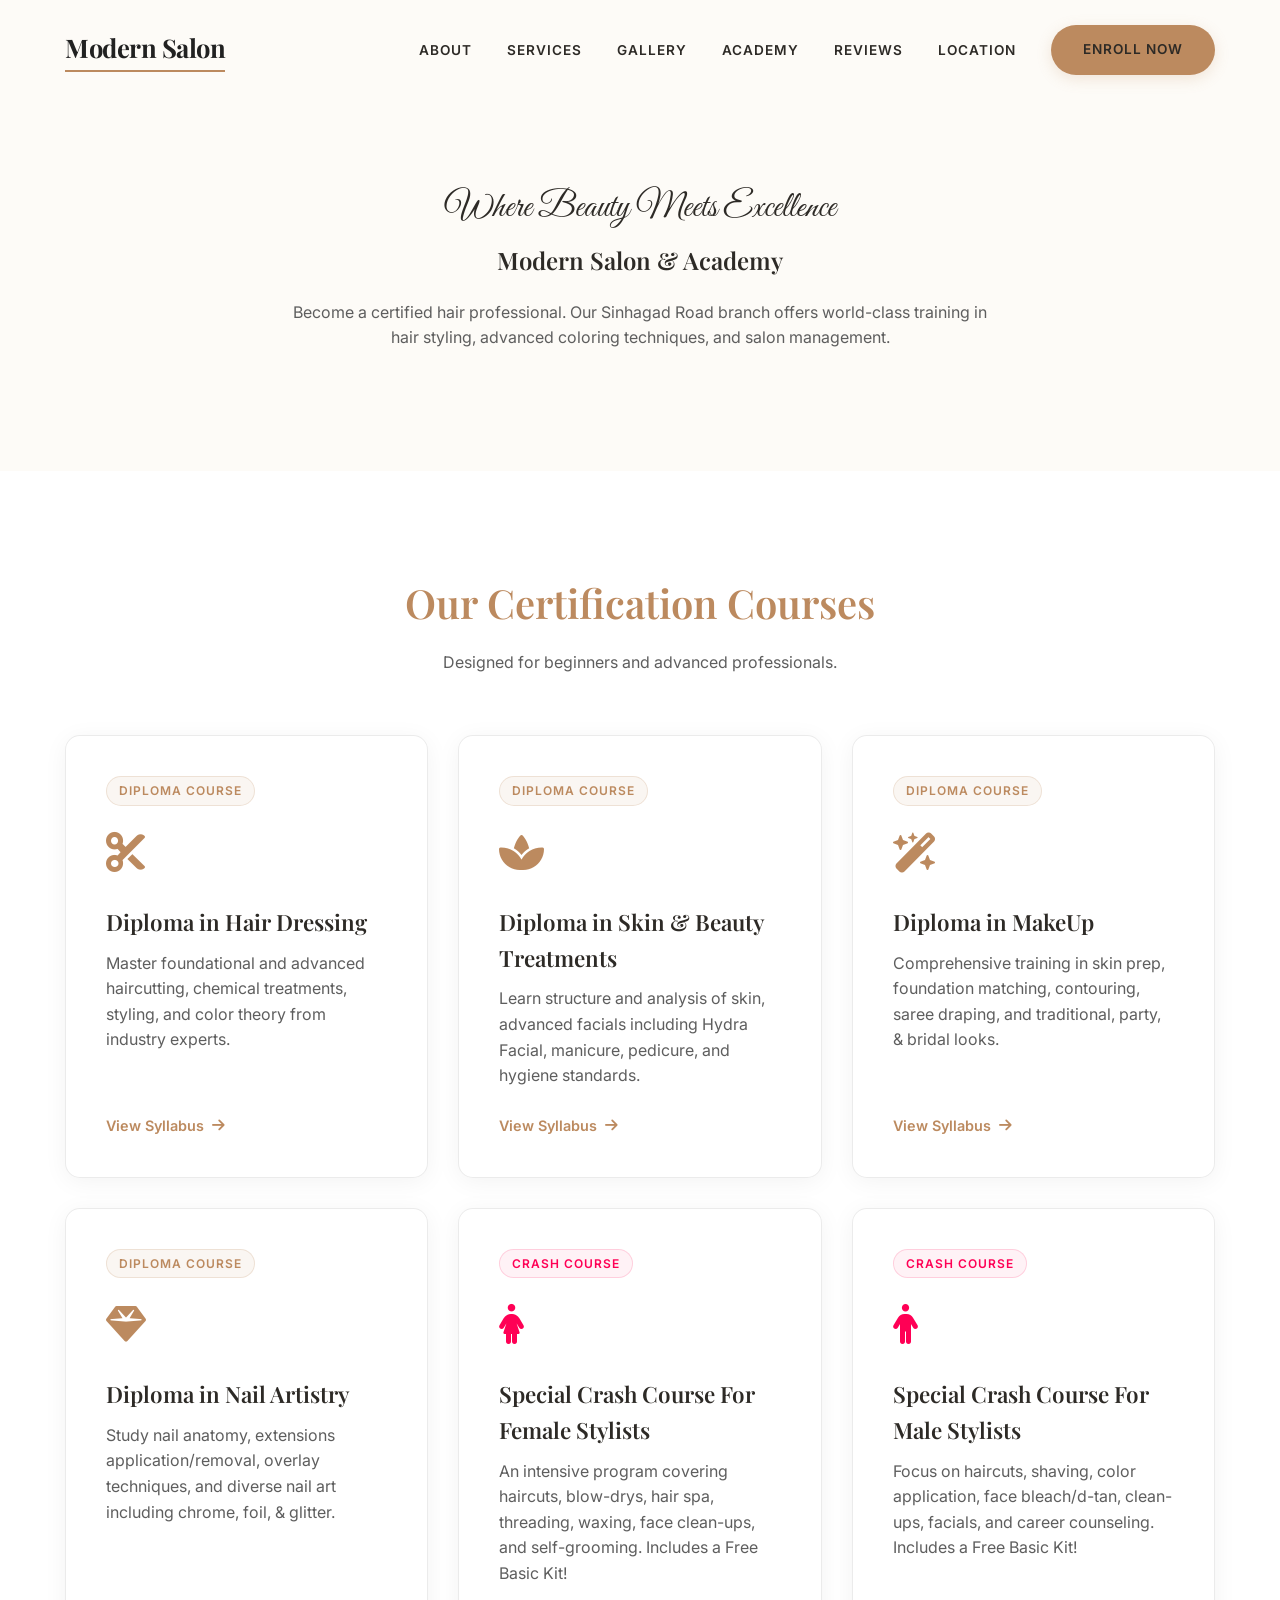
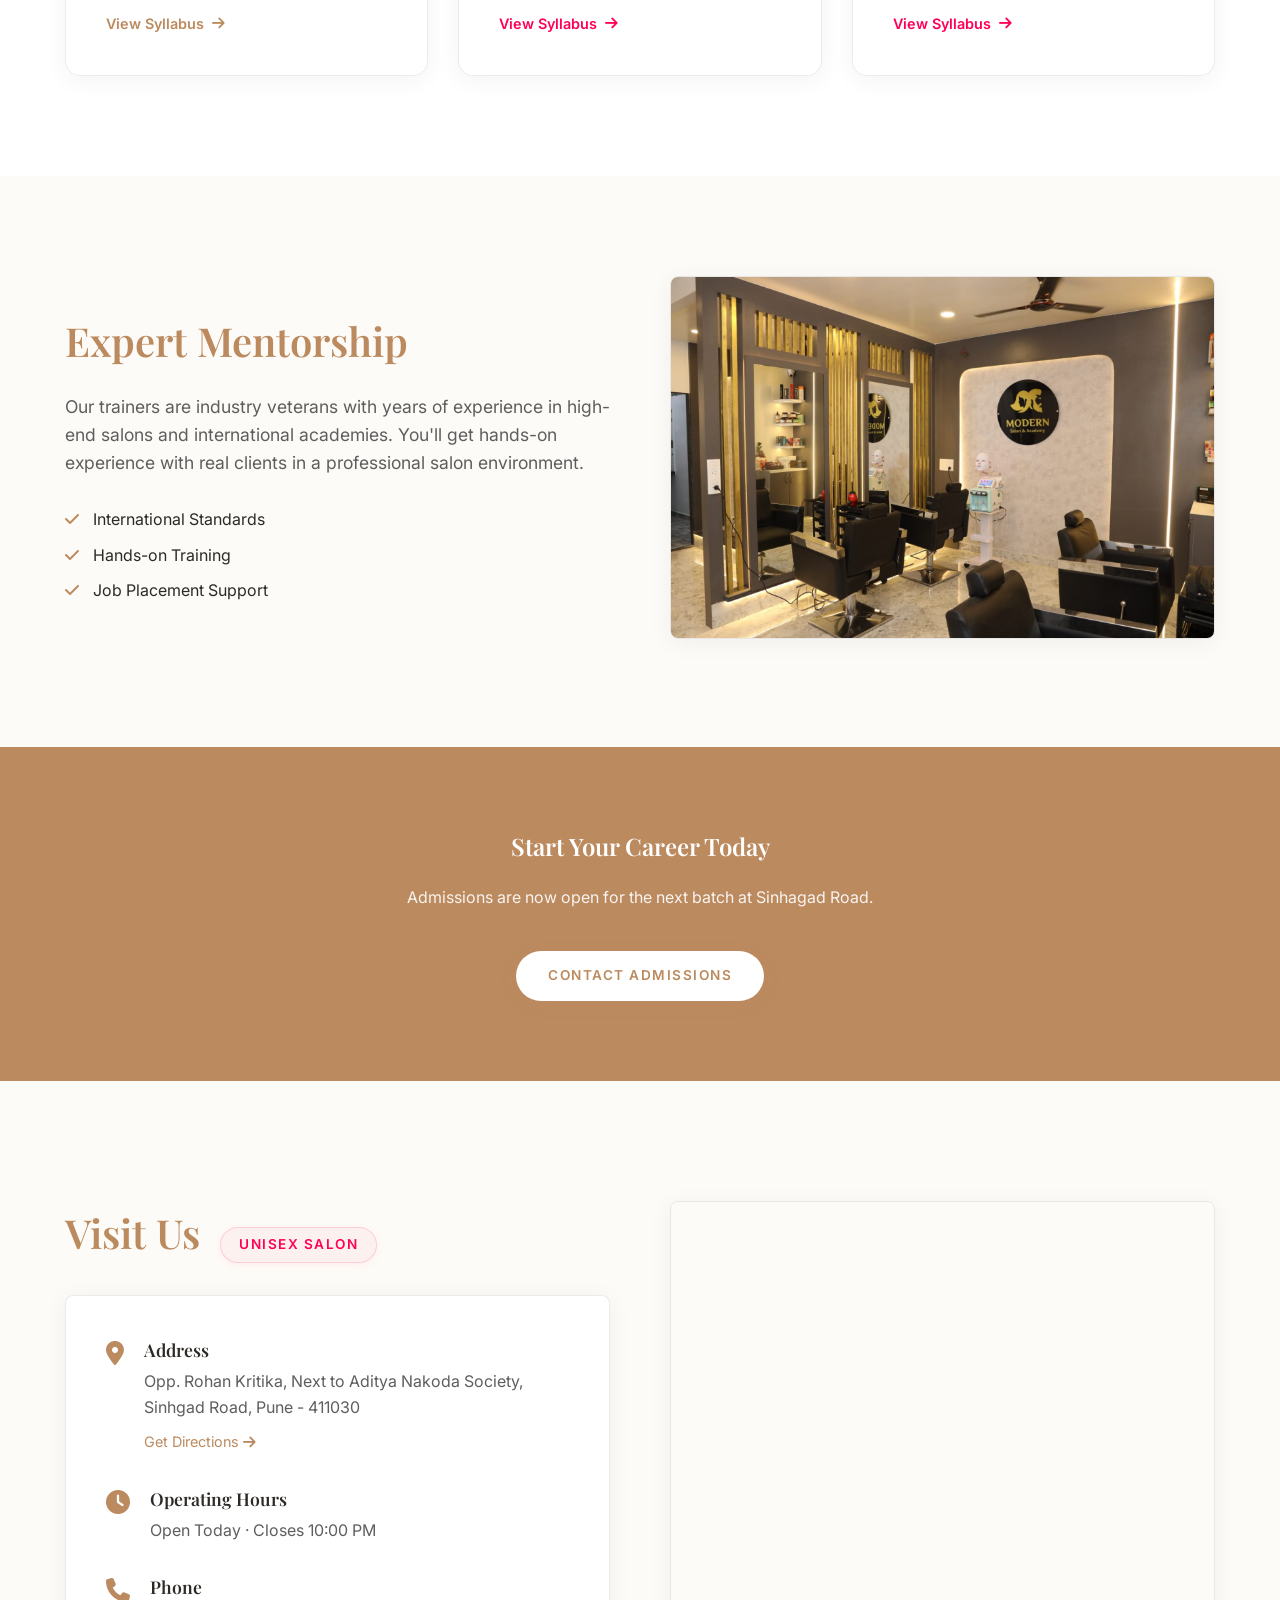
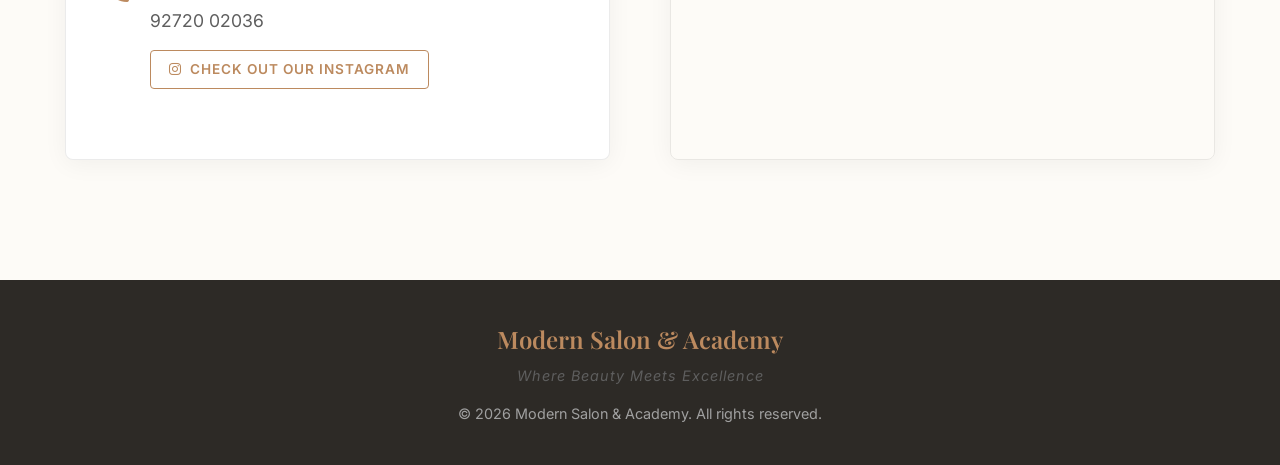
<file: academy.html>
<!DOCTYPE html>
<html lang="en">

<head>
    <meta charset="UTF-8">
    <meta name="viewport" content="width=device-width, initial-scale=1.0">
    <title>Modern Salon & Academy | Professional Courses in Pune</title>
    <meta name="description"
        content="Join Modern Salon & Academy at Sinhagad Road. Master professional hair styling, coloring, and salon management with expert trainers.">
    <!-- Fonts -->
    <link rel="preconnect" href="https://fonts.googleapis.com">
    <link rel="preconnect" href="https://fonts.gstatic.com" crossorigin>
    <!-- Icons -->
    <link rel="stylesheet" href="https://cdnjs.cloudflare.com/ajax/libs/font-awesome/6.4.0/css/all.min.css">
    <!-- Styles -->
    <link rel="stylesheet" href="styles.css">
    <style>
        .academy-hero {
            padding: 180px 0 100px;
            background-color: var(--bg-panel);
            text-align: center;
        }

        .course-card {
            background-color: var(--bg-main);
            padding: 40px;
            border-radius: 15px;
            border: 1px solid var(--border-light);
            box-shadow: var(--shadow-soft);
            transition: all 0.35s cubic-bezier(0.4, 0, 0.2, 1);
            height: 100%;
            cursor: pointer;
            display: flex;
            flex-direction: column;
            justify-content: space-between;
            position: relative;
            overflow: hidden;
        }

        .course-card::before {
            content: '';
            position: absolute;
            top: 0;
            left: 0;
            width: 100%;
            height: 4px;
            background: var(--accent-color);
            transform: scaleX(0);
            transform-origin: left;
            transition: transform 0.3s ease;
        }

        .course-card[data-course*="crash"]::before {
            background: #ff0055;
        }

        .course-card:hover::before {
            transform: scaleX(1);
        }

        .course-card:hover {
            transform: translateY(-8px);
            border-color: var(--accent-color);
            box-shadow: 0 20px 40px rgba(188, 138, 95, 0.12);
        }

        .course-card[data-course*="crash"]:hover {
            border-color: #ff0055;
            box-shadow: 0 20px 40px rgba(255, 0, 85, 0.08);
        }

        .course-card-content {
            flex-grow: 1;
        }

        .course-icon {
            font-size: 2.5rem;
            color: var(--accent-color);
            margin-bottom: 20px;
        }

        .course-card[data-course*="crash"] .course-icon {
            color: #ff0055;
        }

        .course-tag {
            display: inline-block;
            font-size: 0.75rem;
            font-weight: 600;
            text-transform: uppercase;
            letter-spacing: 1px;
            padding: 4px 12px;
            border-radius: 50px;
            margin-bottom: 15px;
        }

        .tag-diploma {
            background-color: rgba(188, 138, 95, 0.08);
            color: var(--accent-color);
            border: 1px solid rgba(188, 138, 95, 0.2);
        }

        .tag-crash {
            background-color: rgba(255, 0, 85, 0.05);
            color: #ff0055;
            border: 1px solid rgba(255, 0, 85, 0.15);
        }

        .course-card h3 {
            font-size: 1.4rem;
            margin-bottom: 10px;
            font-family: var(--font-serif);
            color: var(--text-main);
        }

        .course-card-footer {
            margin-top: 25px;
            display: flex;
            align-items: center;
            font-size: 0.9rem;
            font-weight: 600;
            color: var(--accent-color);
            transition: color 0.3s ease;
        }

        .course-card[data-course*="crash"] .course-card-footer {
            color: #ff0055;
        }

        .course-card:hover .course-card-footer {
            color: var(--accent-hover);
        }

        .course-card[data-course*="crash"]:hover .course-card-footer {
            color: #d00045;
        }

        .course-card-footer i {
            margin-left: 8px;
            transition: transform 0.3s ease;
        }

        .course-card:hover .course-card-footer i {
            transform: translateX(5px);
        }

        .courses-grid {
            display: grid;
            grid-template-columns: repeat(auto-fit, minmax(300px, 1fr));
            gap: 30px;
            margin-top: 60px;
        }

        .academy-info {
            padding: 100px 0;
        }

        .enroll-section {
            background-color: var(--accent-color);
            color: #fff;
            padding: 80px 0;
            text-align: center;
        }

        .enroll-section h2 {
            color: #fff;
        }

        /* Modal Styles */
        .modal-overlay {
            position: fixed;
            top: 0;
            left: 0;
            width: 100vw;
            height: 100vh;
            background-color: rgba(10, 10, 10, 0.4);
            backdrop-filter: blur(8px);
            -webkit-backdrop-filter: blur(8px);
            z-index: 2000;
            display: flex;
            align-items: center;
            justify-content: center;
            opacity: 0;
            pointer-events: none;
            transition: opacity 0.4s cubic-bezier(0.25, 1, 0.5, 1);
        }

        .modal-overlay.active {
            opacity: 1;
            pointer-events: auto;
        }

        .modal-container {
            background-color: var(--bg-main);
            width: 90%;
            max-width: 750px;
            max-height: 85vh;
            border-radius: 20px;
            padding: 40px;
            box-shadow: 0 25px 60px rgba(0, 0, 0, 0.15);
            border: 1px solid var(--border-light);
            position: relative;
            overflow-y: auto;
            transform: scale(0.92) translateY(20px);
            transition: transform 0.4s cubic-bezier(0.25, 1, 0.5, 1);
        }

        .modal-overlay.active .modal-container {
            transform: scale(1) translateY(0);
        }

        .modal-container::-webkit-scrollbar {
            width: 6px;
        }

        .modal-container::-webkit-scrollbar-track {
            background: var(--bg-panel);
            border-radius: 10px;
        }

        .modal-container::-webkit-scrollbar-thumb {
            background: var(--accent-color);
            border-radius: 10px;
        }

        .modal-close-btn {
            position: absolute;
            top: 25px;
            right: 25px;
            background: var(--bg-panel);
            border: 1px solid var(--border-light);
            width: 40px;
            height: 40px;
            border-radius: 50%;
            display: flex;
            align-items: center;
            justify-content: center;
            cursor: pointer;
            transition: all 0.3s ease;
            color: var(--text-main);
            z-index: 10;
        }

        .modal-close-btn:hover {
            background-color: var(--accent-color);
            color: #fff;
            transform: rotate(90deg);
        }

        .modal-header {
            margin-bottom: 30px;
            padding-bottom: 20px;
            border-bottom: 1px solid var(--border-light);
            padding-right: 50px;
        }

        .modal-header-title-row {
            display: flex;
            align-items: center;
            gap: 15px;
            margin-top: 10px;
        }

        .modal-header-icon {
            font-size: 2.2rem;
            color: var(--accent-color);
        }

        .modal-header h2 {
            font-size: 2rem;
            margin: 0;
            color: var(--text-main);
        }

        .modal-body {
            font-size: 1rem;
            color: var(--text-main);
        }

        .syllabus-grid {
            display: grid;
            grid-template-columns: repeat(auto-fit, minmax(280px, 1fr));
            gap: 15px 30px;
            margin-top: 20px;
        }

        .syllabus-item {
            display: flex;
            align-items: flex-start;
            gap: 12px;
            padding: 8px 0;
        }

        .syllabus-item i {
            color: var(--accent-color);
            font-size: 0.9rem;
            margin-top: 5px;
        }

        .syllabus-item-text {
            line-height: 1.5;
            color: var(--text-muted);
            font-size: 0.95rem;
        }

        .syllabus-section-title {
            grid-column: 1 / -1;
            font-family: var(--font-sans);
            font-size: 1.05rem;
            font-weight: 700;
            color: var(--accent-color);
            margin-top: 15px;
            margin-bottom: 5px;
            border-bottom: 1.5px solid rgba(188, 138, 95, 0.2);
            padding-bottom: 5px;
            text-transform: uppercase;
            letter-spacing: 1px;
        }

        .modal-container[data-is-crash="true"] .syllabus-section-title {
            color: #ff0055;
            border-bottom-color: rgba(255, 0, 85, 0.2);
        }

        .modal-container[data-is-crash="true"] .syllabus-item i {
            color: #ff0055;
        }

        .kit-box {
            background-color: var(--bg-panel);
            border: 1px dashed #ff0055;
            border-radius: 12px;
            padding: 20px;
            margin-top: 30px;
            display: flex;
            align-items: center;
            gap: 15px;
        }

        .kit-icon {
            font-size: 2rem;
            color: #ff0055;
            animation: pulse 2s infinite;
        }

        .kit-details h4 {
            font-size: 1rem;
            font-weight: 700;
            color: #ff0055;
            margin-bottom: 5px;
            font-family: var(--font-sans);
        }

        .kit-details p {
            font-size: 0.9rem;
            color: var(--text-muted);
            margin: 0;
        }

        @keyframes pulse {
            0% {
                transform: scale(1);
            }

            50% {
                transform: scale(1.08);
            }

            100% {
                transform: scale(1);
            }
        }

        body.modal-open {
            overflow: hidden;
        }
    </style>
</head>

<body>

    <!-- Header & Navigation -->
    <header class="scrolled">
        <div class="container nav-container">
            <a href="index.html" class="logo">Modern Salon</a>

            <button class="mobile-menu-btn" aria-label="Toggle menu">
                <i class="fa-solid fa-bars"></i>
            </button>

            <ul class="nav-links">
                <li><a href="index.html#about">About</a></li>
                <li><a href="index.html#services">Services</a></li>
                <li><a href="gallery.html">Gallery</a></li>
                <li><a href="academy.html">Academy</a></li>
                <li><a href="index.html#reviews">Reviews</a></li>
                <li><a href="index.html#contact">Location</a></li>
                <li><a href="tel:08080866944" class="btn">Enroll Now</a></li>
            </ul>
        </div>
    </header>

    <!-- Academy Hero -->
    <section class="academy-hero">
        <div class="container">
            <span class="hero-tagline reveal">Where Beauty Meets Excellence</span>
            <h1 class="reveal">Modern Salon & Academy</h1>
            <p class="reveal" style="color: var(--text-muted); max-width: 700px; margin: 20px auto;">Become a certified
                hair professional. Our Sinhagad Road branch offers world-class training in hair styling, advanced
                coloring techniques, and salon management.</p>
        </div>
    </section>

    <!-- Courses Section -->
    <section class="academy-info">
        <div class="container">
            <div class="section-header reveal">
                <h2>Our Certification Courses</h2>
                <p style="color: var(--text-muted)">Designed for beginners and advanced professionals.</p>
            </div>

            <div class="courses-grid">
                <!-- Course 1: Hair Dressing -->
                <div class="course-card reveal" data-course="hair">
                    <div class="course-card-content">
                        <span class="course-tag tag-diploma">Diploma Course</span>
                        <div class="course-icon"><i class="fa-solid fa-scissors"></i></div>
                        <h3>Diploma in Hair Dressing</h3>
                        <p style="color: var(--text-muted);">Master foundational and advanced haircutting, chemical
                            treatments, styling, and color theory from industry experts.</p>
                    </div>
                    <div class="course-card-footer">
                        <span>View Syllabus</span>
                        <i class="fa-solid fa-arrow-right"></i>
                    </div>
                </div>

                <!-- Course 2: Skin & Beauty -->
                <div class="course-card reveal" data-course="skin">
                    <div class="course-card-content">
                        <span class="course-tag tag-diploma">Diploma Course</span>
                        <div class="course-icon"><i class="fa-solid fa-spa"></i></div>
                        <h3>Diploma in Skin & Beauty Treatments</h3>
                        <p style="color: var(--text-muted);">Learn structure and analysis of skin, advanced facials
                            including Hydra Facial, manicure, pedicure, and hygiene standards.</p>
                    </div>
                    <div class="course-card-footer">
                        <span>View Syllabus</span>
                        <i class="fa-solid fa-arrow-right"></i>
                    </div>
                </div>

                <!-- Course 3: Make Up -->
                <div class="course-card reveal" data-course="makeup">
                    <div class="course-card-content">
                        <span class="course-tag tag-diploma">Diploma Course</span>
                        <div class="course-icon"><i class="fa-solid fa-wand-magic-sparkles"></i></div>
                        <h3>Diploma in MakeUp</h3>
                        <p style="color: var(--text-muted);">Comprehensive training in skin prep, foundation matching,
                            contouring, saree draping, and traditional, party, & bridal looks.</p>
                    </div>
                    <div class="course-card-footer">
                        <span>View Syllabus</span>
                        <i class="fa-solid fa-arrow-right"></i>
                    </div>
                </div>

                <!-- Course 4: Nail Artistry -->
                <div class="course-card reveal" data-course="nail">
                    <div class="course-card-content">
                        <span class="course-tag tag-diploma">Diploma Course</span>
                        <div class="course-icon"><i class="fa-solid fa-gem"></i></div>
                        <h3>Diploma in Nail Artistry</h3>
                        <p style="color: var(--text-muted);">Study nail anatomy, extensions application/removal, overlay
                            techniques, and diverse nail art including chrome, foil, & glitter.</p>
                    </div>
                    <div class="course-card-footer">
                        <span>View Syllabus</span>
                        <i class="fa-solid fa-arrow-right"></i>
                    </div>
                </div>

                <!-- Course 5: Female Crash Course -->
                <div class="course-card reveal" data-course="female_crash">
                    <div class="course-card-content">
                        <span class="course-tag tag-crash">Crash Course</span>
                        <div class="course-icon"><i class="fa-solid fa-person-dress"></i></div>
                        <h3>Special Crash Course For Female Stylists</h3>
                        <p style="color: var(--text-muted);">An intensive program covering haircuts, blow-drys, hair
                            spa, threading, waxing, face clean-ups, and self-grooming. Includes a Free Basic Kit!</p>
                    </div>
                    <div class="course-card-footer">
                        <span>View Syllabus</span>
                        <i class="fa-solid fa-arrow-right"></i>
                    </div>
                </div>

                <!-- Course 6: Male Crash Course -->
                <div class="course-card reveal" data-course="male_crash">
                    <div class="course-card-content">
                        <span class="course-tag tag-crash">Crash Course</span>
                        <div class="course-icon"><i class="fa-solid fa-person"></i></div>
                        <h3>Special Crash Course For Male Stylists</h3>
                        <p style="color: var(--text-muted);">Focus on haircuts, shaving, color application, face
                            bleach/d-tan, clean-ups, facials, and career counseling. Includes a Free Basic Kit!</p>
                    </div>
                    <div class="course-card-footer">
                        <span>View Syllabus</span>
                        <i class="fa-solid fa-arrow-right"></i>
                    </div>
                </div>
            </div>
        </div>
    </section>

    <!-- Why Choose Us -->
    <section style="background-color: var(--bg-panel); padding: 100px 0;">
        <div class="container">
            <div class="about-grid" style="align-items: center;">
                <div class="about-text reveal">
                    <h2>Expert Mentorship</h2>
                    <p>Our trainers are industry veterans with years of experience in high-end salons and international
                        academies. You'll get hands-on experience with real clients in a professional salon environment.
                    </p>
                    <ul style="list-style: none; margin-top: 20px;">
                        <li style="margin-bottom: 10px;"><i class="fa-solid fa-check"
                                style="color: var(--accent-color); margin-right: 10px;"></i> International Standards
                        </li>
                        <li style="margin-bottom: 10px;"><i class="fa-solid fa-check"
                                style="color: var(--accent-color); margin-right: 10px;"></i> Hands-on Training</li>
                        <li style="margin-bottom: 10px;"><i class="fa-solid fa-check"
                                style="color: var(--accent-color); margin-right: 10px;"></i> Job Placement Support</li>
                    </ul>
                </div>
                <div class="about-img-container reveal">
                    <img src="ModernPhotos/Academy/WhatsApp Image 2026-08-13 at 12.46.50.jpeg" alt="Academy salon environment training" class="about-img">
                </div>
            </div>
        </div>
    </section>

    <!-- Call to Action -->
    <section class="enroll-section">
        <div class="container">
            <h2 class="reveal">Start Your Career Today</h2>
            <p class="reveal" style="margin: 20px 0 40px; opacity: 0.9;">Admissions are now open for the next batch at
                Sinhagad Road.</p>
            <a href="tel:08080866944" class="btn" style="background-color: #fff; color: var(--accent-color);">Contact
                Admissions</a>
        </div>
    </section>

    <!-- Contact & Location -->
    <section class="contact" id="contact">
        <div class="container info-grid">
            <div class="contact-info reveal">
                <div class="contact-header"
                    style="display: flex; align-items: baseline; gap: 20px; margin-bottom: 30px;">
                    <h2
                        style="font-size: 2.5rem; font-family: var(--font-serif); color: var(--accent-color); margin-bottom: 0;">
                        Visit Us</h2>
                    <span id="location-type" class="salon-type-tag">Unisex Salon</span>
                </div>
                <div class="contact-card">
                    <div class="contact-item">
                        <i class="fa-solid fa-location-dot contact-icon"></i>
                        <div class="contact-details">
                            <h4>Address</h4>
                            <p id="location-address">Opp. Rohan Kritika, Next to Aditya Nakoda Society,<br>Sinhgad Road,
                                Pune - 411030</p>
                            <a href="https://maps.google.com/?q=Modern+Salon+and+Academy+Ganesh+Mala+Pune"
                                id="location-link" target="_blank"
                                style="color: var(--accent-color); display: inline-block; margin-top: 10px; font-size: 0.9rem;">Get
                                Directions <i class="fa-solid fa-arrow-right"></i></a>
                        </div>
                    </div>

                    <div class="contact-item">
                        <i class="fa-solid fa-clock contact-icon"></i>
                        <div class="contact-details">
                            <h4>Operating Hours</h4>
                            <p>Open Today · Closes 10:00 PM</p>
                        </div>
                    </div>

                    <div class="contact-item">
                        <i class="fa-solid fa-phone contact-icon"></i>
                        <div class="contact-details">
                            <h4>Phone</h4>
                            <a href="tel:9272002036"
                                style="color: var(--text-muted); font-size: 1.1rem; display: inline-block;">92720
                                02036</a>
                            <br>
                            <a href="https://www.instagram.com/modernsalonandacademy?igsh=MXRxdDF2YXlpZzJmbw=="
                                target="_blank" class="instagram-btn">
                                <i class="fa-brands fa-instagram"></i> Check out our Instagram
                            </a>
                        </div>
                    </div>
                </div>
            </div>

            <div class="map-container reveal">
                <iframe id="location-map"
                    src="https://www.google.com/maps/embed?pb=!1m18!1m12!1m3!1d121082.40899362125!2d73.68069399726558!3d18.491571699999994!2m3!1f0!2f0!3f0!3m2!1i1024!2i768!4f13.1!3m3!1m2!1s0x3bc2bf480eda6c3b%3A0xef8305a9d2815baa!2sModern%20Salon%20%26%20Academy!5e0!3m2!1sen!2sin!4v1786448782308!5m2!1sen!2sin"
                    width="600" height="450" style="border:0;" allowfullscreen="" loading="lazy"
                    referrerpolicy="strict-origin-when-cross-origin"></iframe>
            </div>
        </div>
    </section>

    <footer>
        <div class="container">
            <h3
                style="font-family: var(--font-serif); color: var(--accent-color); font-size: 1.5rem; margin-bottom: 5px;">
                Modern Salon & Academy</h3>
            <p
                style="font-style: italic; color: var(--text-muted); font-size: 0.9rem; margin-bottom: 15px; letter-spacing: 1px;">
                Where Beauty Meets Excellence</p>
            <p>&copy; 2026 Modern Salon & Academy. All rights reserved.</p>
        </div>
    </footer>

    <!-- Modal Overlay -->
    <div class="modal-overlay" id="courseModal">
        <div class="modal-container" id="modalContainer">
            <button class="modal-close-btn" id="closeModal" aria-label="Close modal">
                <i class="fa-solid fa-xmark"></i>
            </button>
            <div class="modal-header">
                <span class="course-tag tag-diploma" id="modalTag">Diploma Course</span>
                <div class="modal-header-title-row">
                    <div class="modal-header-icon" id="modalIcon"><i class="fa-solid fa-scissors"></i></div>
                    <h2 id="modalTitle">Course Title</h2>
                </div>
            </div>
            <div class="modal-body" id="modalBody">
                <!-- Dynamically populated -->
            </div>
        </div>
    </div>

    <!-- Scripts -->
    <script src="script.js"></script>
    <script>
        const courseSyllabi = {
            hair: {
                title: "Diploma in Hair Dressing",
                icon: "fa-scissors",
                tag: "Diploma Course",
                items: [
                    "About Hair Dressing",
                    "Science of Hair",
                    "Knowledge of Tools & Equipments",
                    "Partitions of hair and sectioning",
                    "Technique of Shampooing",
                    "Foundational Haircuts",
                    "Advance Layer cuts",
                    "Face Framing",
                    "Styling",
                    "Blowdry",
                    "Chemical Treatments",
                    "Color Theory",
                    "Basic and Advance Hair Color",
                    "Smoothening / Keratin / Botox / Neoplex",
                    "Perming",
                    "Hair Spa Treatments",
                    "Hair Treatments",
                    "Personal Grooming",
                    "Client Consultation",
                    "Personality Development"
                ]
            },
            skin: {
                title: "Diploma in Skin & Beauty Treatments",
                icon: "fa-spa",
                tag: "Diploma Course",
                items: [
                    "Skin & Structure Of Skin",
                    "Skin Analysis",
                    "Bones of Face & Skull",
                    "Bleach & D-Tan",
                    "Basic & Advance Facials",
                    "Machinery Knowledge",
                    "Hydra Facial",
                    "Body Polishing",
                    "Eyebrow Shaping",
                    "Types Of Waxing & Masks",
                    "Nails, Manicure & Pedicure",
                    "Hygiene & Sterilization",
                    "Skin & Nutrition",
                    "Basic MakeUp & Hairstyle"
                ]
            },
            makeup: {
                title: "Diploma in MakeUp",
                icon: "fa-wand-magic-sparkles",
                tag: "Diploma Course",
                items: [
                    "Skin Preparation",
                    "Lens & Lashes Application",
                    "Eyebrow Shaping & Contouring",
                    "Types Of Brushes & Choosing Right Foundation",
                    "Different Eyeshadow & Eyeliner Techniques",
                    "Application Techniques & Highlighting",
                    "Product Knowledge & Hair Preparation",
                    "Hairstyles: Basic Braid, Bun & Messy Styles",
                    "Open Hair Styles & Many More",
                    "Saree Draping",
                    "Party Look & Self Makeup Look",
                    "Maharashtrian Traditional Look",
                    "South Indian Look",
                    "Lehenga Look Bridal"
                ]
            },
            nail: {
                title: "Diploma in Nail Artistry",
                icon: "fa-gem",
                tag: "Diploma Course",
                items: [
                    "Nail Anatomy & Nail Preparation",
                    "Product Knowledge & Gel Polish Application",
                    "Types of Nail Extensions (Temporary, etc.)",
                    "Feet Extension Gel Overlay",
                    "Extension Refilling & Removal of Gel/Nails",
                    "After Care & Maintenance",
                    "TYPES OF NAIL ART:",
                    "• French Nail Art & Free Hand Art",
                    "• Checks Art & Line Art",
                    "• Foil Art & Chrome Art",
                    "• Glitter Art & Rhinestone Art",
                    "• Mylar Art & Tape Art",
                    "• Decal Art & Animal Print Art"
                ]
            },
            female_crash: {
                title: "Special Crash Course For Female Stylists",
                icon: "fa-person-dress",
                tag: "Crash Course",
                isCrash: true,
                kit: "Scissors, Comb, Thread, Client Apron, Brush, Bowl",
                hairItems: [
                    "Basic Haircuts",
                    "BlowDry",
                    "Shampoo Hair wash",
                    "Hair Spa",
                    "Head Massage",
                    "Mehendi / Dye Application"
                ],
                skinItems: [
                    "Face Clean Up",
                    "Manicure / Pedicure",
                    "Facial",
                    "Waxing",
                    "Threading",
                    "Face Bleach & D-Tan",
                    "Self Grooming Make Up"
                ]
            },
            male_crash: {
                title: "Special Crash Course For Male Stylists",
                icon: "fa-person",
                tag: "Crash Course",
                isCrash: true,
                kit: "Scissors, Comb, Razor, Client Apron, Brush, Bowl",
                hairItems: [
                    "Haircuts",
                    "Shaving",
                    "Shampoo Hair Wash",
                    "Hair Spa",
                    "Head Massage",
                    "Color Application"
                ],
                skinItems: [
                    "Bleach / D-Tan",
                    "Clean Up",
                    "Facial",
                    "Self Grooming",
                    "Career Counseling"
                ]
            }
        };

        document.addEventListener('DOMContentLoaded', () => {
            const modal = document.getElementById('courseModal');
            const modalContainer = document.getElementById('modalContainer');
            const modalTag = document.getElementById('modalTag');
            const modalIcon = document.getElementById('modalIcon');
            const modalTitle = document.getElementById('modalTitle');
            const modalBody = document.getElementById('modalBody');
            const closeModalBtn = document.getElementById('closeModal');
            const courseCards = document.querySelectorAll('.course-card');

            const openModal = (courseKey) => {
                const data = courseSyllabi[courseKey];
                if (!data) return;

                // Set tag
                modalTag.textContent = data.tag;
                modalTag.className = `course-tag ${data.isCrash ? 'tag-crash' : 'tag-diploma'}`;

                // Set Icon & Title
                modalIcon.innerHTML = `<i class="fa-solid ${data.icon}"></i>`;
                modalTitle.textContent = data.title;

                // Set crash course attribute
                if (data.isCrash) {
                    modalContainer.setAttribute('data-is-crash', 'true');
                } else {
                    modalContainer.removeAttribute('data-is-crash');
                }

                // Build Body content
                let bodyHtml = '';

                if (data.isCrash) {
                    bodyHtml += `<div class="syllabus-grid">`;

                    // Hair section
                    bodyHtml += `<div>`;
                    bodyHtml += `<div class="syllabus-section-title">Hair Curriculum</div>`;
                    data.hairItems.forEach(item => {
                        bodyHtml += `
                            <div class="syllabus-item">
                                <i class="fa-solid fa-circle-check"></i>
                                <span class="syllabus-item-text">${item}</span>
                            </div>
                        `;
                    });
                    bodyHtml += `</div>`;

                    // Skin section
                    bodyHtml += `<div>`;
                    bodyHtml += `<div class="syllabus-section-title">Skin Curriculum</div>`;
                    data.skinItems.forEach(item => {
                        bodyHtml += `
                            <div class="syllabus-item">
                                <i class="fa-solid fa-circle-check"></i>
                                <span class="syllabus-item-text">${item}</span>
                            </div>
                        `;
                    });
                    bodyHtml += `</div>`;

                    bodyHtml += `</div>`; // end of syllabus-grid

                    // Add Kit Box
                    bodyHtml += `
                        <div class="kit-box">
                            <div class="kit-icon"><i class="fa-solid fa-gift"></i></div>
                            <div class="kit-details">
                                <h4>Free Basic Kit Included</h4>
                                <p>${data.kit}</p>
                            </div>
                        </div>
                    `;
                } else {
                    bodyHtml += `<div class="syllabus-grid">`;

                    data.items.forEach(item => {
                        if (item.endsWith(':')) {
                            bodyHtml += `<div class="syllabus-section-title">${item}</div>`;
                        } else if (item.startsWith('•')) {
                            const cleanText = item.replace('•', '').trim();
                            bodyHtml += `
                                <div class="syllabus-item" style="padding-left: 15px;">
                                    <i class="fa-solid fa-circle-notch" style="font-size: 0.75rem; margin-top: 7px;"></i>
                                    <span class="syllabus-item-text">${cleanText}</span>
                                </div>
                            `;
                        } else {
                            bodyHtml += `
                                <div class="syllabus-item">
                                    <i class="fa-solid fa-circle-check"></i>
                                    <span class="syllabus-item-text">${item}</span>
                                </div>
                            `;
                        }
                    });

                    bodyHtml += `</div>`;
                }

                modalBody.innerHTML = bodyHtml;

                // Show Modal
                modal.classList.add('active');
                document.body.classList.add('modal-open');
            };

            const closeModal = () => {
                modal.classList.remove('active');
                document.body.classList.remove('modal-open');
            };

            courseCards.forEach(card => {
                card.addEventListener('click', () => {
                    const courseKey = card.getAttribute('data-course');
                    openModal(courseKey);
                });
            });

            closeModalBtn.addEventListener('click', closeModal);

            // Close on click outside container
            modal.addEventListener('click', (e) => {
                if (e.target === modal) {
                    closeModal();
                }
            });

            // Close on escape key
            document.addEventListener('keydown', (e) => {
                if (e.key === 'Escape' && modal.classList.contains('active')) {
                    closeModal();
                }
            });
        });
    </script>
</body>

</html>
</file>
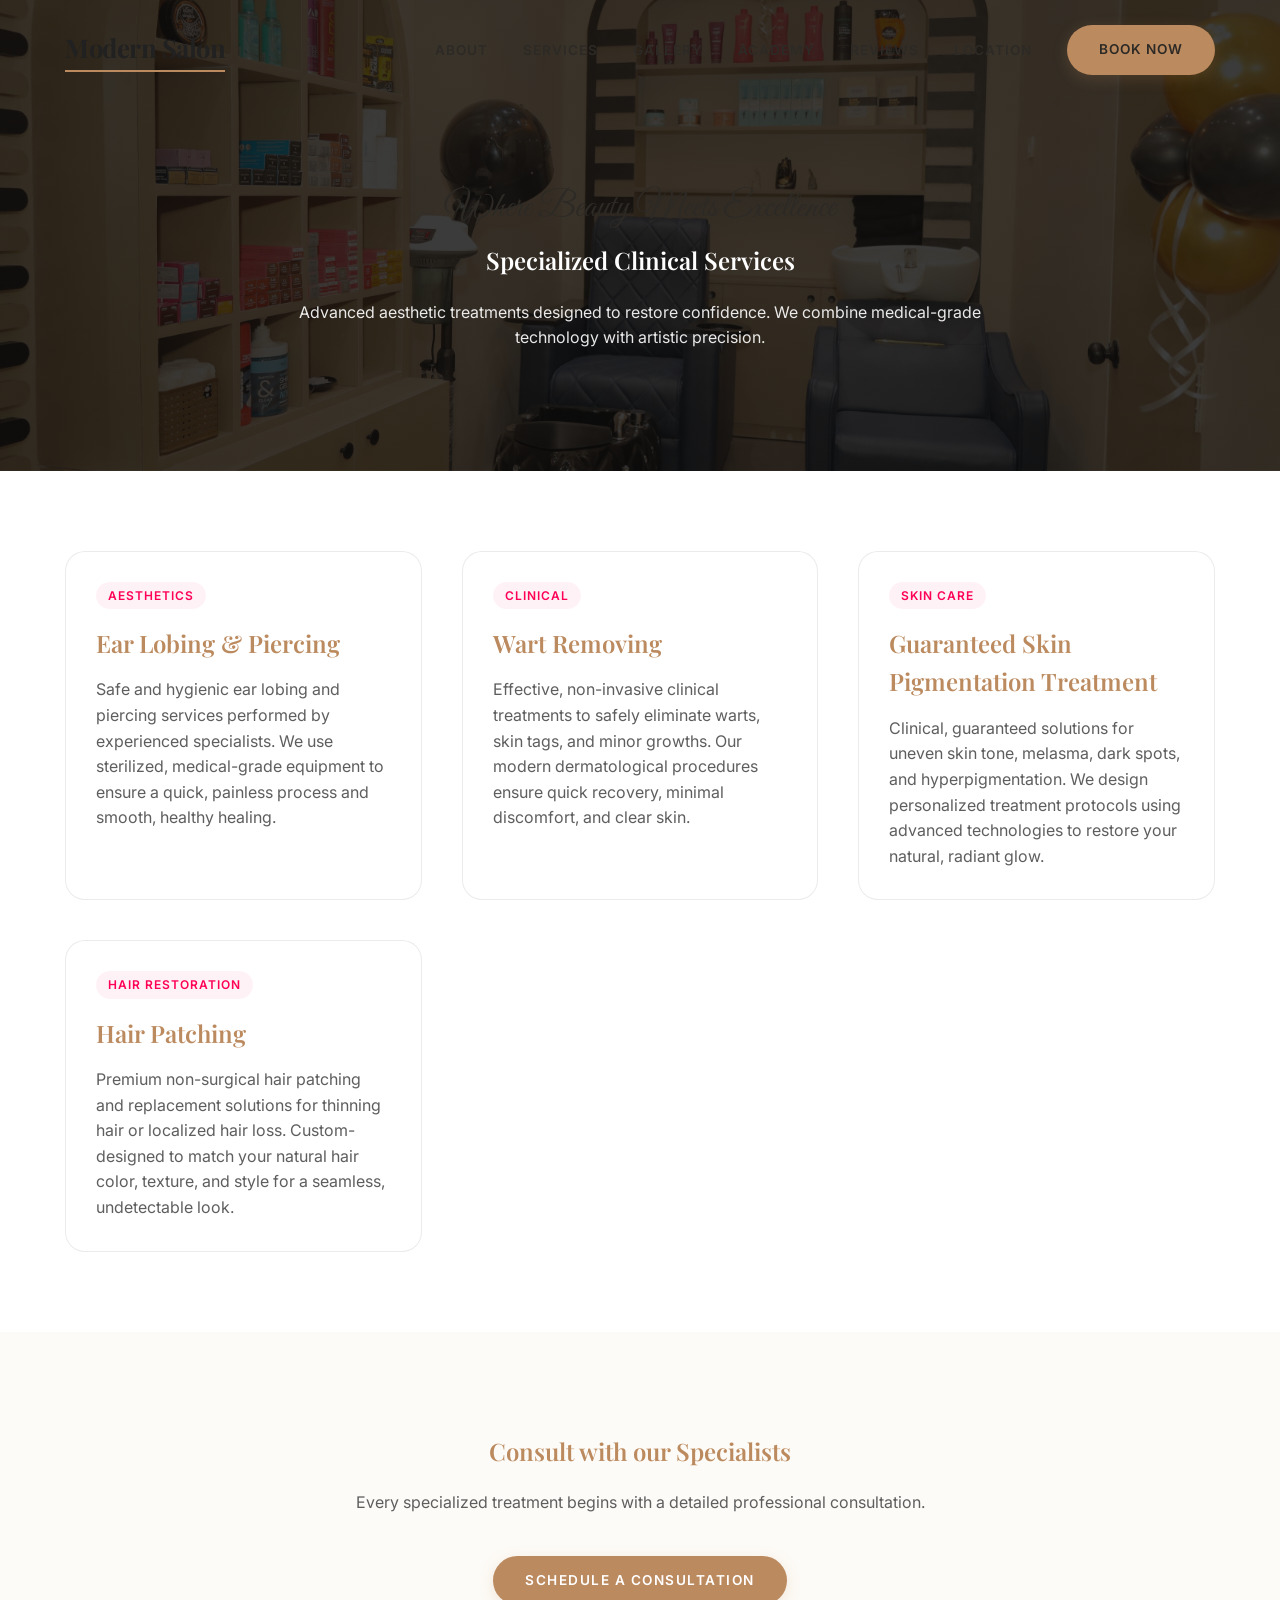
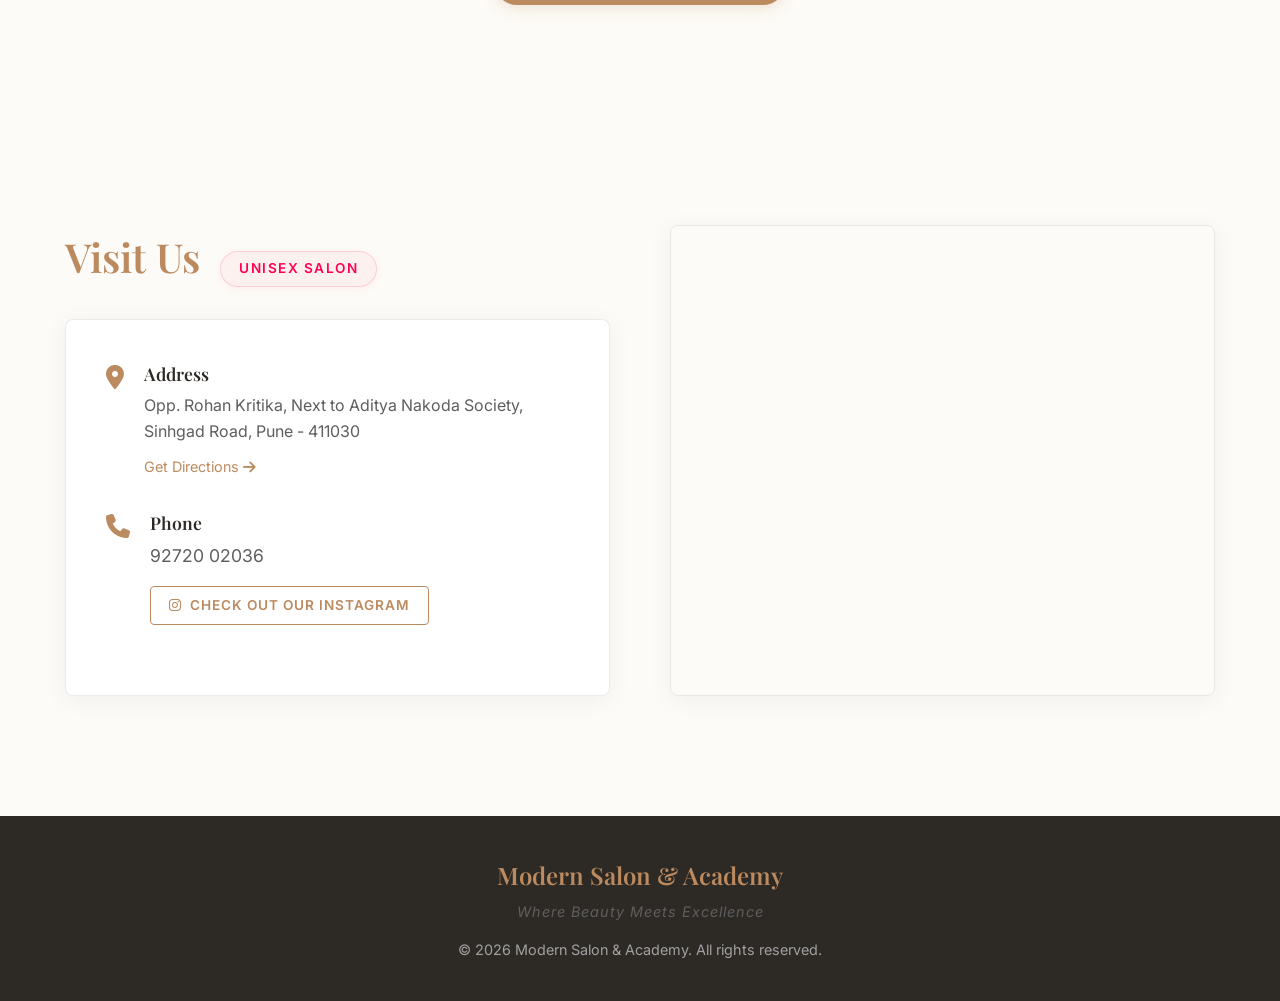
<file: services.html>
<!DOCTYPE html>
<html lang="en">

<head>
    <meta charset="UTF-8">
    <meta name="viewport" content="width=device-width, initial-scale=1.0">
    <title>Specialized Services | Modern Salon & Academy</title>
    <meta name="description"
        content="Explore our specialized clinical treatments including ear lobing & piercing, wart removing, guaranteed skin pigmentation treatment, and hair patching at Modern Salon.">
    <!-- Fonts -->
    <link rel="preconnect" href="https://fonts.googleapis.com">
    <link rel="preconnect" href="https://fonts.gstatic.com" crossorigin>
    <!-- Icons -->
    <link rel="stylesheet" href="https://cdnjs.cloudflare.com/ajax/libs/font-awesome/6.4.0/css/all.min.css">
    <!-- Styles -->
    <link rel="stylesheet" href="styles.css">
    <style>
        .services-hero {
            padding: 180px 0 100px;
            background-color: var(--bg-panel);
            text-align: center;
            background-image: linear-gradient(rgba(10, 10, 10, 0.8), rgba(10, 10, 10, 0.8)), url('ModernPhotos/AdvancedChairs2.jpeg');
            background-size: cover;
            background-position: center;
            color: #fff;
        }

        .services-hero h1 {
            color: #fff;
        }

        .specialized-grid {
            display: grid;
            grid-template-columns: repeat(auto-fit, minmax(350px, 1fr));
            gap: 40px;
            padding: 80px 0;
        }

        .special-card {
            background: var(--bg-main);
            border-radius: 20px;
            overflow: hidden;
            border: 1px solid var(--border-light);
            transition: all 0.4s cubic-bezier(0.165, 0.84, 0.44, 1);
            position: relative;
        }

        .special-card:hover {
            transform: translateY(-10px);
            box-shadow: 0 20px 40px rgba(0, 0, 0, 0.1);
            border-color: var(--accent-color);
        }

        .special-content {
            padding: 30px;
        }

        .special-tag {
            color: #ff0055;
            background: rgba(255, 0, 85, 0.05);
            padding: 4px 12px;
            border-radius: 50px;
            font-size: 0.75rem;
            font-weight: 600;
            letter-spacing: 1px;
            text-transform: uppercase;
            display: inline-block;
            margin-bottom: 15px;
        }

        .special-card h3 {
            margin-bottom: 15px;
            font-family: var(--font-serif);
            font-size: 1.5rem;
        }

        .special-card p {
            color: var(--text-muted);
            line-height: 1.6;
        }

        .booking-cta {
            background-color: var(--bg-panel);
            padding: 100px 0;
            text-align: center;
        }
    </style>
</head>

<body>

    <!-- Header & Navigation -->
    <header class="scrolled">
        <div class="container nav-container">
            <a href="index.html" class="logo">Modern Salon</a>

            <button class="mobile-menu-btn" aria-label="Toggle menu">
                <i class="fa-solid fa-bars"></i>
            </button>

            <ul class="nav-links">
                <li><a href="index.html#about">About</a></li>
                <li><a href="index.html#services">Services</a></li>
                <li><a href="gallery.html">Gallery</a></li>
                <li><a href="academy.html">Academy</a></li>
                <li><a href="index.html#reviews">Reviews</a></li>
                <li><a href="index.html#contact">Location</a></li>
                <li><a href="tel:08080866944" class="btn">Book Now</a></li>
            </ul>
        </div>
    </header>

    <!-- Services Hero -->
    <section class="services-hero">
        <div class="container">
            <span class="hero-tagline reveal">Where Beauty Meets Excellence</span>
            <h1 class="reveal">Specialized Clinical Services</h1>
            <p class="reveal" style="max-width: 700px; margin: 20px auto; opacity: 0.9;">Advanced aesthetic treatments
                designed to restore confidence. We combine medical-grade technology with artistic precision.</p>
        </div>
    </section>

    <!-- Specialized List -->
    <section class="container">
        <div class="specialized-grid">
            <!-- Service 1 -->
            <div class="special-card reveal">
                <div class="special-content">
                    <span class="special-tag">Aesthetics</span>
                    <h3>Ear Lobing & Piercing</h3>
                    <p>Safe and hygienic ear lobing and piercing services performed by experienced specialists. We use
                        sterilized, medical-grade equipment to ensure a quick, painless process and smooth, healthy
                        healing.</p>
                </div>
            </div>

            <!-- Service 2 -->
            <div class="special-card reveal">
                <div class="special-content">
                    <span class="special-tag">Clinical</span>
                    <h3>Wart Removing</h3>
                    <p>Effective, non-invasive clinical treatments to safely eliminate warts, skin tags, and minor
                        growths. Our modern dermatological procedures ensure quick recovery, minimal discomfort, and
                        clear skin.</p>
                </div>
            </div>

            <!-- Service 3 -->
            <div class="special-card reveal">
                <div class="special-content">
                    <span class="special-tag">Skin Care</span>
                    <h3>Guaranteed Skin Pigmentation Treatment</h3>
                    <p>Clinical, guaranteed solutions for uneven skin tone, melasma, dark spots, and hyperpigmentation.
                        We design personalized treatment protocols using advanced technologies to restore your natural,
                        radiant glow.</p>
                </div>
            </div>

            <!-- Service 4 -->
            <div class="special-card reveal">
                <div class="special-content">
                    <span class="special-tag">Hair Restoration</span>
                    <h3>Hair Patching</h3>
                    <p>Premium non-surgical hair patching and replacement solutions for thinning hair or localized hair
                        loss. Custom-designed to match your natural hair color, texture, and style for a seamless,
                        undetectable look.</p>
                </div>
            </div>
        </div>
    </section>

    <!-- Call to Action -->
    <section class="booking-cta">
        <div class="container">
            <h2 class="reveal">Consult with our Specialists</h2>
            <p class="reveal" style="margin: 20px 0 40px; color: var(--text-muted);">Every specialized treatment begins
                with a detailed professional consultation.</p>
            <a href="tel:08080866944" class="btn">Schedule a Consultation</a>
        </div>
    </section>

    <!-- Visit Us Section (Consistent across all subpages) -->
    <section class="contact" id="contact">
        <div class="container info-grid">
            <div class="contact-info reveal">
                <div class="contact-header"
                    style="display: flex; align-items: baseline; gap: 20px; margin-bottom: 30px;">
                    <h2
                        style="font-size: 2.5rem; font-family: var(--font-serif); color: var(--accent-color); margin-bottom: 0;">
                        Visit Us</h2>
                    <span id="location-type" class="salon-type-tag">Unisex Salon</span>
                </div>
                <div class="contact-card">
                    <div class="contact-item">
                        <i class="fa-solid fa-location-dot contact-icon"></i>
                        <div class="contact-details">
                            <h4>Address</h4>
                            <p id="location-address">Opp. Rohan Kritika, Next to Aditya Nakoda Society,<br>Sinhgad Road,
                                Pune - 411030</p>
                            <a href="https://maps.google.com/?q=Modern+Salon+and+Academy+Ganesh+Mala+Pune"
                                id="location-link" target="_blank"
                                style="color: var(--accent-color); display: inline-block; margin-top: 10px; font-size: 0.9rem;">Get
                                Directions <i class="fa-solid fa-arrow-right"></i></a>
                        </div>
                    </div>
                    <div class="contact-item">
                        <i class="fa-solid fa-phone contact-icon"></i>
                        <div class="contact-details">
                            <h4>Phone</h4>
                            <a href="tel:9272002036"
                                style="color: var(--text-muted); font-size: 1.1rem; display: inline-block;">92720
                                02036</a>
                            <br>
                            <a href="https://www.instagram.com/modernsalonandacademy?igsh=MXRxdDF2YXlpZzJmbw=="
                                target="_blank" class="instagram-btn">
                                <i class="fa-brands fa-instagram"></i> Check out our Instagram
                            </a>
                        </div>
                    </div>
                </div>
            </div>
            <div class="map-container reveal">
                <iframe id="location-map"
                    src="https://www.google.com/maps/embed?pb=!1m18!1m12!1m3!1d121082.40899362125!2d73.68069399726558!3d18.491571699999994!2m3!1f0!2f0!3f0!3m2!1i1024!2i768!4f13.1!3m3!1m2!1s0x3bc2bf480eda6c3b%3A0xef8305a9d2815baa!2sModern%20Salon%20%26%20Academy!5e0!3m2!1sen!2sin!4v1786448782308!5m2!1sen!2sin"
                    width="600" height="450" style="border:0;" allowfullscreen="" loading="lazy"
                    referrerpolicy="strict-origin-when-cross-origin"></iframe>
            </div>
        </div>
    </section>

    <footer>
        <div class="container">
            <h3
                style="font-family: var(--font-serif); color: var(--accent-color); font-size: 1.5rem; margin-bottom: 5px;">
                Modern Salon & Academy</h3>
            <p
                style="font-style: italic; color: var(--text-muted); font-size: 0.9rem; margin-bottom: 15px; letter-spacing: 1px;">
                Where Beauty Meets Excellence</p>
            <p>&copy; 2026 Modern Salon & Academy. All rights reserved.</p>
        </div>
    </footer>

    <script src="script.js"></script>
</body>

</html>
</file>
<file: styles.css>
@import url('https://fonts.googleapis.com/css2?family=Great+Vibes&family=Inter:wght@300;400;500;600&family=Playfair+Display:ital,wght@0,400;0,600;0,700;1,400&family=Poppins:wght@400;600;700&display=swap');

:root {
  --bg-main: #ffffff;
  --bg-panel: #fdfbf7;
  --bg-glass: rgba(255, 255, 255, 0.9);
  --text-main: #2d2a26;
  --text-muted: #5e5e5e;
  --accent-color: #bc8a5f;
  --accent-hover: #9e714a;
  --border-light: rgba(0, 0, 0, 0.08);
  --shadow-soft: 0 4px 25px rgba(0, 0, 0, 0.05);
  --font-sans: 'Inter', sans-serif;
  --font-serif: 'Playfair Display', serif;
}

* {
  margin: 0;
  padding: 0;
  box-sizing: border-box;
}

html {
  scroll-behavior: smooth;
}

body {
  font-family: var(--font-sans);
  background-color: var(--bg-main);
  color: var(--text-main);
  line-height: 1.6;
  overflow-x: hidden;
}

/* Typography */
h1,
h2,
h3,
h4 {
  font-family: var(--font-serif);
  font-weight: 600;
  color: var(--text-main);
}

h2,
h3 {
  color: var(--accent-color);
}

a {
  text-decoration: none;
  color: inherit;
  transition: color 0.3s ease;
}

a:hover {
  color: var(--accent-color);
}

.btn {
  display: inline-block;
  padding: 14px 32px;
  background-color: var(--accent-color);
  color: #fff;
  font-weight: 600;
  border-radius: 50px;
  /* Fully rounded buttons look more modern */
  border: none;
  cursor: pointer;
  transition: all 0.4s cubic-bezier(0.165, 0.84, 0.44, 1);
  font-family: var(--font-sans);
  text-transform: uppercase;
  letter-spacing: 1.5px;
  font-size: 0.85rem;
  box-shadow: 0 4px 15px rgba(188, 138, 95, 0.2);
}

.btn:hover {
  background-color: var(--accent-hover);
  box-shadow: 0 8px 25px rgba(188, 138, 95, 0.3);
  transform: translateY(-3px) scale(1.02);
}

.btn-outline {
  background-color: transparent;
  border: 1.5px solid var(--accent-color);
  color: var(--accent-color);
  box-shadow: none;
}

.btn-outline:hover {
  background-color: var(--accent-color);
  color: #fff;
}

/* Layout */
.container {
  max-width: 1200px;
  margin: 0 auto;
  padding: 0 25px;
}

section {
  padding: 120px 0;
}

/* Header */
header {
  position: fixed;
  top: 0;
  left: 0;
  width: 100%;
  padding: 25px 0;
  z-index: 1000;
  transition: all 0.4s ease;
}

header.scrolled {
  background-color: #212121;
  backdrop-filter: blur(15px);
  -webkit-backdrop-filter: blur(15px);
  padding: 18px 0;
  border-bottom: 1px solid rgba(255, 255, 255, 0.1);
  box-shadow: var(--shadow-soft);
}

header.scrolled .nav-links a {
  color: #ffffff;
}

header.scrolled .nav-links a:hover {
  color: var(--accent-color);
}

header.scrolled .logo {
  color: var(--accent-color);
}

.nav-container {
  display: flex;
  justify-content: space-between;
  align-items: center;
}

.logo {
  font-family: var(--font-serif);
  font-size: 1.6rem;
  font-weight: 700;
  color: #212121;
  letter-spacing: -0.5px;
  transition: color 0.3s ease;
  border-bottom: 2px solid var(--accent-color);
  padding-bottom: 2px;
  display: inline-block;
}

.nav-links {
  display: flex;
  gap: 35px;
  align-items: center;
  list-style: none;
}

.nav-links a {
  font-size: 0.85rem;
  font-weight: 600;
  letter-spacing: 1px;
  text-transform: uppercase;
  position: relative;
  color: var(--text-main);
}

.nav-links a::after {
  content: '';
  position: absolute;
  width: 0;
  height: 2px;
  bottom: -5px;
  left: 0;
  background-color: var(--accent-color);
  transition: width 0.3s ease;
}

.nav-links a:hover::after {
  width: 100%;
}

/* Dropdown Menu */
.dropdown {
  position: relative;
}

.dropdown-menu {
  position: absolute;
  top: 100%;
  left: -20px;
  background-color: #212121;
  min-width: 260px;
  box-shadow: 0 15px 35px rgba(0, 0, 0, 0.2);
  border-radius: 12px;
  opacity: 0;
  visibility: hidden;
  transform: translateY(15px);
  transition: all 0.3s cubic-bezier(0.165, 0.84, 0.44, 1);
  list-style: none;
  padding: 15px 0;
  z-index: 1000;
  border: 1px solid rgba(255, 255, 255, 0.1);
  display: flex;
  flex-direction: column;
  gap: 0;
}

.dropdown:hover .dropdown-menu {
  opacity: 1;
  visibility: visible;
  transform: translateY(10px);
}

.dropdown-menu li {
  width: 100%;
}

.dropdown-menu a {
  padding: 10px 25px;
  display: block;
  font-size: 0.9rem;
  color: #ffffff;
  font-weight: 500;
  text-transform: none;
  letter-spacing: normal;
  transition: all 0.2s ease;
}

.dropdown-menu a::after {
  display: none;
}

.dropdown-menu a:hover {
  background-color: rgba(255, 255, 255, 0.05);
  color: var(--accent-color);
  padding-left: 32px;
}

.mobile-menu-btn {
  display: none;
  font-size: 1.8rem;
  background: none;
  border: none;
  color: var(--accent-color);
  cursor: pointer;
  z-index: 1100;
  transition: transform 0.3s ease;
}

.mobile-menu-btn:hover {
  transform: scale(1.1);
}

/* Hero Section */
.hero {
  height: 100vh;
  position: relative;
  display: flex;
  align-items: center;
  justify-content: center;
  /* Very light white overlay to make dark text readable, or dark overlay for white text. Since they want bright, light gradient */
  background-image: linear-gradient(to bottom, rgba(255, 255, 255, 0.6), rgba(255, 255, 255, 0.8)), url('ModernPhotos/FrontLogo.jpeg');
  background-size: cover;
  background-position: center;
  text-align: center;
  padding-top: 80px;
}

.hero-content {
  max-width: 800px;
  z-index: 10;
}

.hero-tagline {
  font-family: 'Great Vibes', cursive;
  color: var(--text-main); /* Set color to matching grey/charcoal of the nav links */
  font-size: 2.2rem;
  text-transform: none;
  letter-spacing: normal;
  display: block;
  margin-bottom: 5px;
  animation: slideUp 1s ease forwards;
}

.hero h1 {
  font-size: 4.5rem;
  margin-bottom: 20px;
  color: var(--text-main);
  animation: slideUp 1s ease forwards;
}

.hero p {
  font-size: 1.2rem;
  margin-bottom: 40px;
  color: #333;
  opacity: 0;
  font-weight: 500;
  animation: slideUp 1s ease 0.3s forwards;
}

.hero .hero-btns {
  opacity: 0;
  animation: slideUp 1s ease 0.6s forwards;
  display: flex;
  flex-direction: column;
  align-items: center;
  gap: 15px;
  margin-top: 30px;
}

@media (min-width: 768px) {
  .hero .hero-btns {
    flex-direction: row;
    justify-content: center;
    gap: 20px;
  }
}

.btn-hero-secondary {
  background-color: var(--text-main);
  color: #fff;
  border: 1.5px solid var(--text-main);
  box-shadow: 0 4px 15px rgba(45, 42, 38, 0.15);
}

.btn-hero-secondary:hover {
  background-color: var(--accent-color);
  border-color: var(--accent-color);
  color: #fff;
  box-shadow: 0 8px 25px rgba(188, 138, 95, 0.3);
}

/* About Section */
.about-grid {
  display: grid;
  grid-template-columns: 1fr 1fr;
  gap: 60px;
  align-items: center;
}

.about-img {
  width: 100%;
  border-radius: 8px;
  border: 1px solid var(--border-light);
  box-shadow: var(--shadow-soft);
}

.about-text h2 {
  font-size: 2.5rem;
  margin-bottom: 20px;
}

.about-text p {
  color: var(--text-muted);
  margin-bottom: 30px;
  font-size: 1.1rem;
}

/* Stats / Reviews Badge */
.rating-badge {
  display: inline-flex;
  align-items: center;
  gap: 10px;
  background: var(--bg-panel);
  padding: 10px 20px;
  border-radius: 50px;
  border: 1px solid var(--border-light);
  margin-bottom: 30px;
}

.rating-badge span {
  font-weight: 600;
  color: var(--text-main);
}

.stars {
  color: var(--accent-color);
}

/* Founder's Message Section */
.founder-section {
  background-color: var(--bg-main);
  padding: 100px 0;
  text-align: center;
  border-top: 1px solid var(--border-light);
}

.founder-container {
  max-width: 900px;
  margin: 0 auto;
  position: relative;
}

.founder-quote-wrapper {
  position: relative;
  padding: 0 40px;
}

.founder-quote-wrapper .quote-icon {
  font-size: 3rem;
  color: var(--accent-color);
  opacity: 0.15;
  margin-bottom: 25px;
  display: block;
}

.founder-quote {
  font-family: var(--font-serif);
  font-size: 1.65rem;
  line-height: 1.7;
  color: var(--text-main);
  font-style: italic;
  margin-bottom: 35px;
  position: relative;
}

.founder-meta {
  display: inline-block;
}

.founder-name {
  font-family: var(--font-serif);
  font-size: 1.25rem;
  font-weight: 600;
  color: var(--accent-color);
  margin-bottom: 5px;
}

.founder-credentials {
  font-size: 0.85rem;
  text-transform: uppercase;
  letter-spacing: 1.5px;
  color: var(--text-muted);
  margin-bottom: 4px;
  font-weight: 500;
}

.founder-title {
  font-size: 0.9rem;
  color: var(--text-muted);
  font-style: italic;
}

@media (max-width: 768px) {
  .founder-section {
    padding: 40px 0;
  }
  .founder-quote-wrapper {
    background-color: var(--bg-panel);
    padding: 30px 20px;
    border-radius: 12px;
    border: 1px solid var(--border-light);
    box-shadow: var(--shadow-soft);
    max-width: 480px;
    margin: 0 auto;
  }
  .founder-quote-wrapper .quote-icon {
    font-size: 1.8rem;
    margin-bottom: 15px;
  }
  .founder-quote {
    font-size: 1.05rem;
    line-height: 1.6;
    margin-bottom: 20px;
  }
  .founder-name {
    font-size: 1.1rem;
  }
  .founder-credentials {
    font-size: 0.75rem;
    letter-spacing: 1px;
  }
  .founder-title {
    font-size: 0.8rem;
  }
}

/* Services */
.services {
  background-color: var(--bg-panel);
}

.our-services {
  background-color: var(--bg-main);
}

.services-bullet-list {
  list-style: none;
  padding-left: 0;
  display: flex;
  flex-direction: column;
  gap: 15px;
}

.services-bullet-list li {
  font-size: 1.05rem;
  color: var(--text-main);
  line-height: 1.6;
  position: relative;
  padding-left: 25px;
}

.services-bullet-list li::before {
  content: "•";
  color: var(--accent-color);
  font-size: 1.5rem;
  position: absolute;
  left: 5px;
  top: -2px;
}

.services-bullet-list li strong {
  color: var(--text-main);
  font-family: var(--font-sans);
  font-weight: 600;
}

/* Locations Carousel */
.locations-carousel {
  background-color: var(--bg-main);
  overflow: hidden;
}

.carousel-container {
  position: relative;
  max-width: 1000px;
  margin: 0 auto;
  border-radius: 15px;
  overflow: hidden;
  box-shadow: 0 20px 40px rgba(0, 0, 0, 0.1);
}

.carousel-track {
  display: flex;
  transition: transform 0.6s cubic-bezier(0.77, 0, 0.175, 1);
  will-change: transform;
}

.carousel-slide {
  min-width: 100%;
  position: relative;
  aspect-ratio: 16 / 9;
}

.slide-content {
  position: relative;
  width: 100%;
  height: 100%;
}

.slide-content img {
  width: 100%;
  height: 100%;
  object-fit: cover;
  display: block;
}

.slide-tag {
  position: absolute;
  top: 0;
  left: 0;
  width: 100%;
  height: 100%;
  padding: 35px 35px;
  color: rgba(255, 255, 255, 0.5);
  /* 50% Transparency */
  font-family: 'Poppins', sans-serif;
  font-size: clamp(1.2rem, 4vw, 2.4rem);
  font-weight: 700;
  letter-spacing: 4px;
  text-transform: uppercase;
  text-decoration: underline;
  text-underline-offset: 15px;
  text-decoration-thickness: 3px;
  z-index: 5;
  pointer-events: none;

  /* Smooth readability vignette (no solid badge background) */
  background: radial-gradient(circle at 0% 0%, rgba(0, 0, 0, 0.5) 0%, rgba(0, 0, 0, 0.2) 30%, transparent 70%);
}

.slide-overlay {
  position: absolute;
  bottom: 0;
  left: 0;
  width: 100%;
  padding: 40px;
  background: linear-gradient(to top, rgba(0, 0, 0, 0.8), transparent);
  color: #fff;
  transition: all 0.3s ease;
}

.slide-overlay h3 {
  color: #fff;
  font-size: 2rem;
  margin-bottom: 10px;
}

.slide-overlay p {
  font-size: 1.1rem;
  opacity: 0.9;
  margin-bottom: 20px;
}

.visit-btn {
  background: rgba(255, 255, 255, 0.1);
  backdrop-filter: blur(10px);
  -webkit-backdrop-filter: blur(10px);
  border: 1px solid rgba(255, 255, 255, 0.3);
  color: #fff;
  padding: 12px 25px;
  border-radius: 50px;
  font-family: var(--font-sans);
  font-weight: 600;
  font-size: 0.85rem;
  text-transform: uppercase;
  letter-spacing: 1px;
  cursor: pointer;
  transition: all 0.4s cubic-bezier(0.165, 0.84, 0.44, 1);
  display: inline-flex;
  align-items: center;
  gap: 10px;
  position: relative;
  overflow: hidden;
  box-shadow: 0 4px 15px rgba(0, 0, 0, 0.1);
}

.visit-btn::before {
  content: '';
  position: absolute;
  top: 0;
  left: -100%;
  width: 100%;
  height: 100%;
  background: linear-gradient(120deg,
      transparent,
      rgba(255, 255, 255, 0.3),
      transparent);
  transition: all 0.6s ease;
}

.visit-btn:hover {
  background: rgba(255, 255, 255, 0.2);
  transform: translateY(-3px);
  box-shadow: 0 8px 25px rgba(255, 255, 255, 0.15);
  border-color: rgba(255, 255, 255, 0.5);
}

.visit-btn:hover::before {
  left: 100%;
}

.visit-btn:active {
  transform: translateY(-1px) scale(0.98);
}

.visit-btn i {
  transition: transform 0.3s ease;
}

.visit-btn:hover i {
  transform: translateX(5px);
}

.carousel-btn {
  position: absolute;
  top: 50%;
  transform: translateY(-50%);
  background: rgba(255, 255, 255, 0.2);
  backdrop-filter: blur(10px);
  -webkit-backdrop-filter: blur(10px);
  color: #fff;
  border: 1px solid rgba(255, 255, 255, 0.3);
  width: 50px;
  height: 50px;
  border-radius: 50%;
  display: flex;
  align-items: center;
  justify-content: center;
  cursor: pointer;
  z-index: 10;
  transition: all 0.3s ease;
}

.carousel-btn:hover {
  background: rgba(255, 255, 255, 0.4);
  transform: translateY(-50%) scale(1.1);
}

.prev-btn {
  left: 20px;
}

.next-btn {
  right: 20px;
}

.carousel-dots {
  position: absolute;
  bottom: 20px;
  left: 50%;
  transform: translateX(-50%);
  display: flex;
  gap: 10px;
  z-index: 10;
}

.dot {
  width: 10px;
  height: 10px;
  border-radius: 50%;
  background: rgba(255, 255, 255, 0.4);
  cursor: pointer;
  transition: all 0.3s ease;
}

.dot.active {
  background: #fff;
  width: 30px;
  border-radius: 10px;
}

@media (max-width: 768px) {
  .carousel-slide {
    aspect-ratio: 1 / 1;
  }

  .slide-overlay {
    padding: 25px 25px 45px 25px;
  }

  .slide-overlay h3 {
    font-size: 1.5rem;
  }

  .carousel-btn {
    width: 40px;
    height: 40px;
    top: 35%;
  }
}

/* Gallery Section */
.gallery {
  background-color: var(--bg-panel);
}

.gallery-grid {
  display: grid;
  grid-template-columns: repeat(3, 1fr);
  gap: 25px;
}

.gallery-item {
  position: relative;
  aspect-ratio: 1 / 1;
  border-radius: 12px;
  overflow: hidden;
  box-shadow: var(--shadow-soft);
  cursor: pointer;
  transition: all 0.5s cubic-bezier(0.165, 0.84, 0.44, 1);
}

.gallery-item img,
.gallery-item video {
  width: 100%;
  height: 100%;
  object-fit: cover;
  display: block;
  transition: transform 0.5s cubic-bezier(0.165, 0.84, 0.44, 1);
}

.gallery-item::before {
  content: '';
  position: absolute;
  top: 0;
  left: 0;
  width: 100%;
  height: 100%;
  background: rgba(0, 0, 0, 0.4);
  opacity: 0;
  transition: opacity 0.4s ease;
  z-index: 1;
}

.gallery-item:hover::before {
  opacity: 1;
}

.gallery-item:hover img,
.gallery-item:hover video {
  transform: scale(1.08);
}

.placeholder-img {
  width: 100%;
  height: 100%;
  background: linear-gradient(135deg, #f0f0f0, #e0e0e0);
  display: flex;
  align-items: center;
  justify-content: center;
  color: var(--accent-color);
  font-family: var(--font-serif);
  font-weight: 600;
  font-size: 1.2rem;
  letter-spacing: 1px;
  border: 1px solid var(--border-light);
  transition: all 0.5s ease;
}

.gallery-item:hover {
  transform: translateY(-10px) scale(1.02);
  box-shadow: 0 15px 35px rgba(0, 0, 0, 0.1);
}

.gallery-item:hover .placeholder-img {
  background: linear-gradient(135deg, var(--accent-color), var(--accent-hover));
  color: #fff;
}

.gallery-item::after {
  content: 'VIEW';
  position: absolute;
  top: 50%;
  left: 50%;
  transform: translate(-50%, -50%) scale(0.8);
  color: #fff;
  font-weight: 700;
  letter-spacing: 3px;
  font-size: 0.8rem;
  opacity: 0;
  transition: all 0.4s ease;
  z-index: 2;
}

.gallery-item:hover::after {
  opacity: 1;
  transform: translate(-50%, -50%) scale(1);
}

@media (max-width: 900px) {
  .gallery-grid {
    grid-template-columns: repeat(2, 1fr);
  }
}

@media (max-width: 600px) {
  .gallery-grid {
    grid-template-columns: 1fr;
  }
}

.gallery-footer {
  text-align: center;
  margin-top: 50px;
}

.btn-text {
  background: none;
  border: none;
  color: var(--accent-color);
  font-family: var(--font-sans);
  font-weight: 600;
  font-size: 1rem;
  letter-spacing: 2px;
  text-transform: uppercase;
  cursor: pointer;
  padding: 10px 20px;
  transition: all 0.3s ease;
  display: inline-flex;
  align-items: center;
  gap: 10px;
}

.btn-text:hover {
  color: var(--text-main);
  transform: translateX(5px);
}

.btn-text i {
  transition: transform 0.3s ease;
}

.btn-text:hover i {
  transform: translateX(5px);
}

/* Reviews Section */
.reviews {
  background-color: var(--bg-main);
}

.section-header {
  text-align: center;
  margin-bottom: 60px;
}

.section-header h2 {
  font-size: 2.5rem;
  margin-bottom: 15px;
}

.reviews-carousel-wrapper {
  overflow: hidden;
  width: 100%;
  position: relative;
  padding: 10px 0;
}

.reviews-track {
  display: flex;
  gap: 30px;
  transition: transform 0.5s cubic-bezier(0.25, 1, 0.5, 1);
}

.reviews-track .review-card {
  flex: 0 0 calc(33.333% - 20px);
  background-color: var(--bg-panel);
  padding: 30px;
  border-radius: 8px;
  border: 1px solid var(--border-light);
  box-shadow: var(--shadow-soft);
  transition: transform 0.3s ease, border-color 0.3s ease;
  box-sizing: border-box;
  display: flex;
  flex-direction: column;
  justify-content: space-between;
}

.reviews-track .review-card:hover {
  transform: translateY(-5px);
  border-color: var(--accent-color);
}

.reviews-carousel-btn {
  position: absolute;
  top: 55%;
  transform: translateY(-50%);
  background: var(--bg-panel);
  border: 1px solid var(--border-light);
  color: var(--text-main);
  width: 45px;
  height: 45px;
  border-radius: 50%;
  cursor: pointer;
  display: flex;
  align-items: center;
  justify-content: center;
  transition: all 0.3s ease;
  box-shadow: var(--shadow-soft);
  z-index: 10;
}

.reviews-carousel-btn:hover {
  background: var(--accent-color);
  color: var(--bg-main);
  border-color: var(--accent-color);
}

.reviews-carousel-btn.prev-btn {
  left: -60px;
}

.reviews-carousel-btn.next-btn {
  right: -60px;
}

@media (max-width: 1200px) {
  .reviews-carousel-btn.prev-btn { left: -15px; }
  .reviews-carousel-btn.next-btn { right: -15px; }
}

@media (max-width: 991px) {
  .reviews-track .review-card {
    flex: 0 0 calc(50% - 15px);
  }
  .reviews-carousel-btn {
    top: auto;
    bottom: -60px;
    transform: none;
  }
  .reviews-carousel-btn.prev-btn {
    left: calc(50% - 55px);
  }
  .reviews-carousel-btn.next-btn {
    right: calc(50% - 55px);
  }
  .reviews {
    padding-bottom: 120px !important;
  }
}

@media (max-width: 768px) {
  .reviews-track .review-card {
    flex: 0 0 100%;
  }
}

.review-header {
  display: flex;
  align-items: center;
  gap: 15px;
  margin-bottom: 20px;
}

.reviewer-avatar {
  width: 50px;
  height: 50px;
  border-radius: 50%;
  background-color: var(--accent-color);
  color: #fff;
  display: flex;
  align-items: center;
  justify-content: center;
  font-weight: 600;
  font-size: 1.2rem;
}

.reviewer-info h4 {
  color: var(--text-main);
  font-family: var(--font-sans);
  font-size: 1rem;
  margin-bottom: 5px;
}

.review-text {
  font-style: italic;
  color: var(--text-muted);
}

/* Shop Info Section */
.shop-info {
  background-color: var(--bg-main);
  padding: 80px 0;
  border-bottom: 1px solid var(--border-light);
}

.shop-info-grid {
  display: grid;
  grid-template-columns: 1fr 1.2fr;
  gap: 60px;
  align-items: center;
}

.shop-details {
  transition: opacity 0.3s ease;
}

.est-tag {
  display: inline-block;
  font-size: 0.8rem;
  font-weight: 700;
  letter-spacing: 2px;
  color: var(--accent-color);
  margin-bottom: 15px;
  text-transform: uppercase;
}

.shop-description {
  font-size: 1.1rem;
  line-height: 1.8;
  color: var(--text-muted);
  margin: 25px 0 35px 0;
}

.shop-map-btn {
  display: inline-flex;
  align-items: center;
  gap: 10px;
  padding: 14px 28px;
  border: 1px solid var(--accent-color);
  color: var(--accent-color);
  background: transparent;
  transition: all 0.3s ease;
  font-weight: 600;
  text-transform: uppercase;
  font-size: 0.85rem;
  letter-spacing: 1px;
}

.shop-map-btn:hover {
  background-color: var(--accent-color);
  color: var(--bg-main);
}

/* Bento style grid gallery */
.shop-gallery-container {
  transition: opacity 0.3s ease;
}

.shop-gallery {
  display: grid;
  grid-template-columns: 1.8fr 1fr;
  grid-template-rows: 1fr 1fr;
  gap: 15px;
  height: 420px;
}

.shop-gallery .gallery-item {
  position: relative;
  overflow: hidden;
  border-radius: 8px;
  border: 1px solid var(--border-light);
  box-shadow: var(--shadow-soft);
  aspect-ratio: auto;
}

.shop-gallery .gallery-item.main-img {
  grid-row: 1 / 3;
  grid-column: 1 / 2;
}

.shop-gallery img {
  width: 100%;
  height: 100%;
  object-fit: cover;
  transition: transform 0.6s cubic-bezier(0.25, 1, 0.5, 1);
  display: block;
}

.shop-gallery .gallery-item:hover img {
  transform: scale(1.05);
}

@media (max-width: 991px) {
  .shop-info-grid {
    grid-template-columns: 1fr;
    gap: 40px;
  }
  .shop-gallery {
    height: 320px;
  }
}
@media (max-width: 576px) {
  .shop-gallery {
    grid-template-columns: 1fr;
    grid-template-rows: 240px 160px 160px;
    height: auto;
    gap: 20px;
  }
  .shop-gallery .gallery-item.main-img {
    grid-row: auto;
    grid-column: auto;
  }
}

/* Contact & Info Section */
.contact {
  background-color: var(--bg-panel);
}

.contact-info {
  transition: opacity 0.3s ease;
}

.info-grid {
  display: grid;
  grid-template-columns: 1fr 1fr;
  gap: 60px;
}

.contact-card {
  background-color: var(--bg-main);
  padding: 40px;
  border-radius: 8px;
  border: 1px solid var(--border-light);
  box-shadow: var(--shadow-soft);
}

.salon-type-tag {
  color: #ff0055;
  background: rgba(255, 0, 85, 0.04);
  padding: 6px 18px;
  border-radius: 50px;
  font-weight: 600;
  font-size: 0.85rem;
  letter-spacing: 1.5px;
  text-transform: uppercase;
  border: 1px solid rgba(255, 0, 85, 0.15);
  font-family: var(--font-sans);
  display: inline-flex;
  align-items: center;
  box-shadow: 0 2px 10px rgba(255, 0, 85, 0.05);
  transition: all 0.3s ease;
}

.salon-type-tag:hover {
  background: rgba(255, 0, 85, 0.08);
  transform: translateY(-1px);
}

@media (max-width: 600px) {
  .contact-header {
    flex-direction: column;
    gap: 5px !important;
  }
}

.contact-item {
  display: flex;
  gap: 20px;
  margin-bottom: 30px;
}

.contact-icon {
  color: var(--accent-color);
  font-size: 1.5rem;
  margin-top: 5px;
}

.contact-details h4 {
  color: var(--text-main);
  margin-bottom: 5px;
  font-size: 1.1rem;
}

.contact-details p {
  color: var(--text-muted);
}

.map-container {
  width: 100%;
  height: 100%;
  min-height: 400px;
  border-radius: 8px;
  overflow: hidden;
  border: 1px solid var(--border-light);
  box-shadow: var(--shadow-soft);
  transition: opacity 0.3s ease;
}

.map-container iframe {
  width: 100%;
  height: 100%;
  border: 0;
}

/* Footer */
footer {
  background-color: var(--text-main);
  padding: 40px 0;
  text-align: center;
}

footer h3 {
  color: #fff;
}

footer p {
  color: #a0a0a0;
  font-size: 0.9rem;
}

/* Utilities / Animations */
.reveal {
  opacity: 0;
  transform: translateY(30px);
  transition: all 0.8s ease;
}

.reveal.active {
  opacity: 1;
  transform: translateY(0);
}

@keyframes slideUp {
  from {
    opacity: 0;
    transform: translateY(30px);
  }

  to {
    opacity: 1;
    transform: translateY(0);
  }
}

/* Mobile Responsiveness */
@media (max-width: 900px) {

  .about-grid,
  .info-grid {
    grid-template-columns: 1fr;
  }

  .hero h1 {
    font-size: 3rem;
  }

  .section-header h2 {
    font-size: 2rem;
  }
}

@media (max-width: 768px) {
  body.nav-open {
    overflow: hidden;
  }

  header {
    background-color: transparent;
    backdrop-filter: none;
    -webkit-backdrop-filter: none;
    padding: 20px 0;
    border-bottom: none;
    box-shadow: none;
    transition: all 0.4s ease;
  }

  header.scrolled {
    background-color: #212121 !important;
    backdrop-filter: blur(20px) !important;
    -webkit-backdrop-filter: blur(20px) !important;
    padding: 15px 0 !important;
    border-bottom: 1px solid rgba(255, 255, 255, 0.1) !important;
    box-shadow: var(--shadow-soft) !important;
  }

  header .logo {
    color: var(--accent-color) !important;
    text-shadow: none !important;
  }

  .nav-links {
    position: fixed;
    top: 0;
    right: -100%;
    width: 100%;
    height: 100svh;
    background-color: rgba(33, 33, 33, 0.98);
    backdrop-filter: blur(25px);
    -webkit-backdrop-filter: blur(25px);
    flex-direction: column;
    justify-content: center;
    align-items: center;
    padding: calc(env(safe-area-inset-top) + 80px) 0 10vh 0;
    gap: 5px;
    transition: right 0.5s cubic-bezier(0.77, 0, 0.175, 1);
    box-shadow: none;
    z-index: 1500;
    overflow-y: auto;
  }

  .nav-links.active {
    right: 0;
  }

  .nav-links li {
    margin: 8px 0;
    width: 100%;
    text-align: center;
    opacity: 0;
    transform: translateY(15px);
    transition: all 0.4s cubic-bezier(0.25, 1, 0.5, 1);
  }

  .nav-links.active li {
    opacity: 1;
    transform: translateY(0);
  }

  /* Staggered animation for menu items */
  .nav-links.active li:nth-child(1) { transition-delay: 0.05s; }
  .nav-links.active li:nth-child(2) { transition-delay: 0.1s; }
  .nav-links.active li:nth-child(3) { transition-delay: 0.15s; }
  .nav-links.active li:nth-child(4) { transition-delay: 0.2s; }
  .nav-links.active li:nth-child(5) { transition-delay: 0.25s; }
  .nav-links.active li:nth-child(6) { transition-delay: 0.3s; }
  .nav-links.active li:nth-child(7) { transition-delay: 0.35s; }

  .nav-links a {
    font-size: 1.25rem;
    font-family: var(--font-serif);
    font-weight: 600;
    color: #ffffff;
    display: inline-block;
    padding: 6px 0;
  }

  .nav-links .dropdown-menu {
    position: static;
    opacity: 1;
    visibility: visible;
    transform: none;
    box-shadow: none;
    border: none;
    padding: 8px 0;
    background-color: transparent;
    border-radius: 0;
    display: none;
    margin-top: 5px;
    flex-direction: column;
    align-items: center;
  }

  .nav-links .dropdown:hover .dropdown-menu {
    display: flex;
  }

  .nav-links .dropdown-menu a {
    font-size: 1.05rem;
    font-family: var(--font-sans);
    color: rgba(255, 255, 255, 0.7);
    padding: 6px 0;
  }

  .mobile-menu-btn {
    display: block;
    z-index: 1600;
    color: var(--accent-color);
  }

  .hero h1 {
    font-size: 2.8rem;
  }
}

/* Call Button pulse animation for Mobile */
.floating-call-btn {
  display: none;
  position: fixed;
  bottom: 30px;
  right: 30px;
  width: 65px;
  height: 65px;
  background-color: var(--accent-color);
  color: #fff;
  border-radius: 50%;
  align-items: center;
  justify-content: center;
  font-size: 1.6rem;
  box-shadow: 0 8px 25px rgba(188, 138, 95, 0.4);
  z-index: 1200;
  animation: pulse 2s infinite;
  transition: transform 0.3s ease;
}

.floating-call-btn:hover {
  transform: scale(1.1);
}

@keyframes pulse {
  0% {
    transform: scale(1);
    box-shadow: 0 0 0 0 rgba(188, 138, 95, 0.7);
  }

  70% {
    transform: scale(1.08);
    box-shadow: 0 0 0 20px rgba(188, 138, 95, 0);
  }

  100% {
    transform: scale(1);
    box-shadow: 0 0 0 0 rgba(188, 138, 95, 0);
  }
}

@media (max-width: 768px) {
  .floating-call-btn {
    display: flex;
    bottom: 40px;
    right: 25px;
  }
}

/* Lightbox Styles */
.lightbox-modal {
  position: fixed;
  top: 0;
  left: 0;
  width: 100vw;
  height: 100vh;
  background-color: rgba(10, 10, 10, 0.9);
  backdrop-filter: blur(10px);
  -webkit-backdrop-filter: blur(10px);
  z-index: 3000;
  display: flex;
  align-items: center;
  justify-content: center;
  opacity: 0;
  pointer-events: none;
  transition: opacity 0.4s cubic-bezier(0.25, 1, 0.5, 1);
}

.lightbox-modal.active {
  opacity: 1;
  pointer-events: auto;
}

.lightbox-img,
.lightbox-video {
  max-width: 90%;
  max-height: 80vh;
  border-radius: 12px;
  box-shadow: 0 25px 50px rgba(0, 0, 0, 0.5);
  transform: scale(0.95);
  transition: transform 0.4s cubic-bezier(0.25, 1, 0.5, 1);
  object-fit: contain;
  width: auto;
  height: auto;
  min-width: 280px;
}

.instagram-btn {
  margin-top: 15px;
  display: inline-flex;
  align-items: center;
  gap: 8px;
  color: var(--accent-color);
  font-weight: 600;
  font-size: 0.85rem;
  text-transform: uppercase;
  letter-spacing: 1px;
  text-decoration: none;
  border: 1px solid var(--accent-color);
  padding: 8px 18px;
  border-radius: 4px;
  background-color: transparent;
  transition: all 0.3s ease;
}

.instagram-btn:hover {
  background-color: var(--accent-color);
  color: var(--bg-main) !important;
  box-shadow: 0 4px 15px rgba(212, 175, 55, 0.2);
}

.expertise-grid {
  display: grid;
  grid-template-columns: repeat(3, 1fr);
  gap: 30px;
  margin-top: 40px;
}

.expertise-card {
  background-color: var(--bg-panel);
  border-radius: 12px;
  border: 1px solid var(--border-light);
  overflow: hidden;
  box-shadow: var(--shadow-soft);
  transition: transform 0.4s cubic-bezier(0.25, 1, 0.5, 1), border-color 0.4s ease;
  display: flex;
  flex-direction: column;
}

.expertise-card:hover {
  transform: translateY(-8px);
  border-color: var(--accent-color);
  box-shadow: 0 15px 35px rgba(188, 138, 95, 0.15);
}

.expertise-img-wrapper {
  width: 100%;
  height: 240px;
  overflow: hidden;
  position: relative;
}

.expertise-img {
  width: 100%;
  height: 100%;
  object-fit: cover;
  transition: transform 0.6s cubic-bezier(0.25, 1, 0.5, 1);
}

.expertise-card:hover .expertise-img {
  transform: scale(1.08);
}

.expertise-content {
  padding: 25px;
  flex-grow: 1;
  display: flex;
  flex-direction: column;
}

.expertise-content h3 {
  font-family: var(--font-serif);
  font-size: 1.3rem;
  color: var(--text-main);
  margin-bottom: 12px;
  transition: color 0.3s ease;
}

.expertise-card:hover h3 {
  color: var(--accent-color);
}

.expertise-content p {
  font-size: 0.95rem;
  color: var(--text-muted);
  line-height: 1.6;
}

@media (max-width: 991px) {
  .expertise-grid {
    grid-template-columns: repeat(2, 1fr);
  }
}

@media (max-width: 600px) {
  .expertise-grid {
    grid-template-columns: 1fr;
  }
  .expertise-img-wrapper {
    height: 200px;
  }
}

@media (min-width: 768px) {

  .lightbox-img,
  .lightbox-video {
    min-width: 600px;
  }
}

.lightbox-modal.active .lightbox-img,
.lightbox-modal.active .lightbox-video {
  transform: scale(1);
}

@media (max-width: 576px) {
  .lightbox-close {
    top: 15px;
    right: 20px;
    font-size: 2.5rem;
  }
}

.lightbox-close {
  position: absolute;
  top: 25px;
  right: 35px;
  background: none;
  border: none;
  color: #fff;
  font-size: 3rem;
  cursor: pointer;
  transition: transform 0.3s ease, color 0.3s ease;
  z-index: 3100;
}

.lightbox-close:hover {
  color: var(--accent-color);
  transform: scale(1.1) rotate(90deg);
}

body.modal-open {
  overflow: hidden;
}

/* --- Mobile Responsiveness Optimizations --- */
@media (max-width: 768px) {
  section {
    padding: 60px 0;
  }

  .contact-card {
    padding: 25px;
  }

  .map-container {
    min-height: 300px;
  }

  /* Removed .nav-links li margin override to keep items centered */

  .nav-links a {
    display: block;
    padding: 12px 0;
  }

  .slide-overlay p {
    font-size: 0.95rem;
    margin-bottom: 15px;
  }

  .btn {
    padding: 12px 24px;
    font-size: 0.8rem;
  }
}

@media (max-width: 480px) {
  section {
    padding: 50px 0;
  }

  .hero h1 {
    font-size: 2.2rem;
  }

  .hero p {
    font-size: 1rem;
    margin-bottom: 25px;
  }

  .floating-call-btn {
    width: 55px;
    height: 55px;
    font-size: 1.4rem;
    bottom: 20px;
    right: 20px;
  }

  .about-text h2,
  .section-header h2 {
    font-size: 1.8rem;
  }

  .slide-overlay h3 {
    font-size: 1.3rem;
  }

  .slide-tag {
    font-size: 1.2rem;
    padding: 20px;
  }
}
</file>
